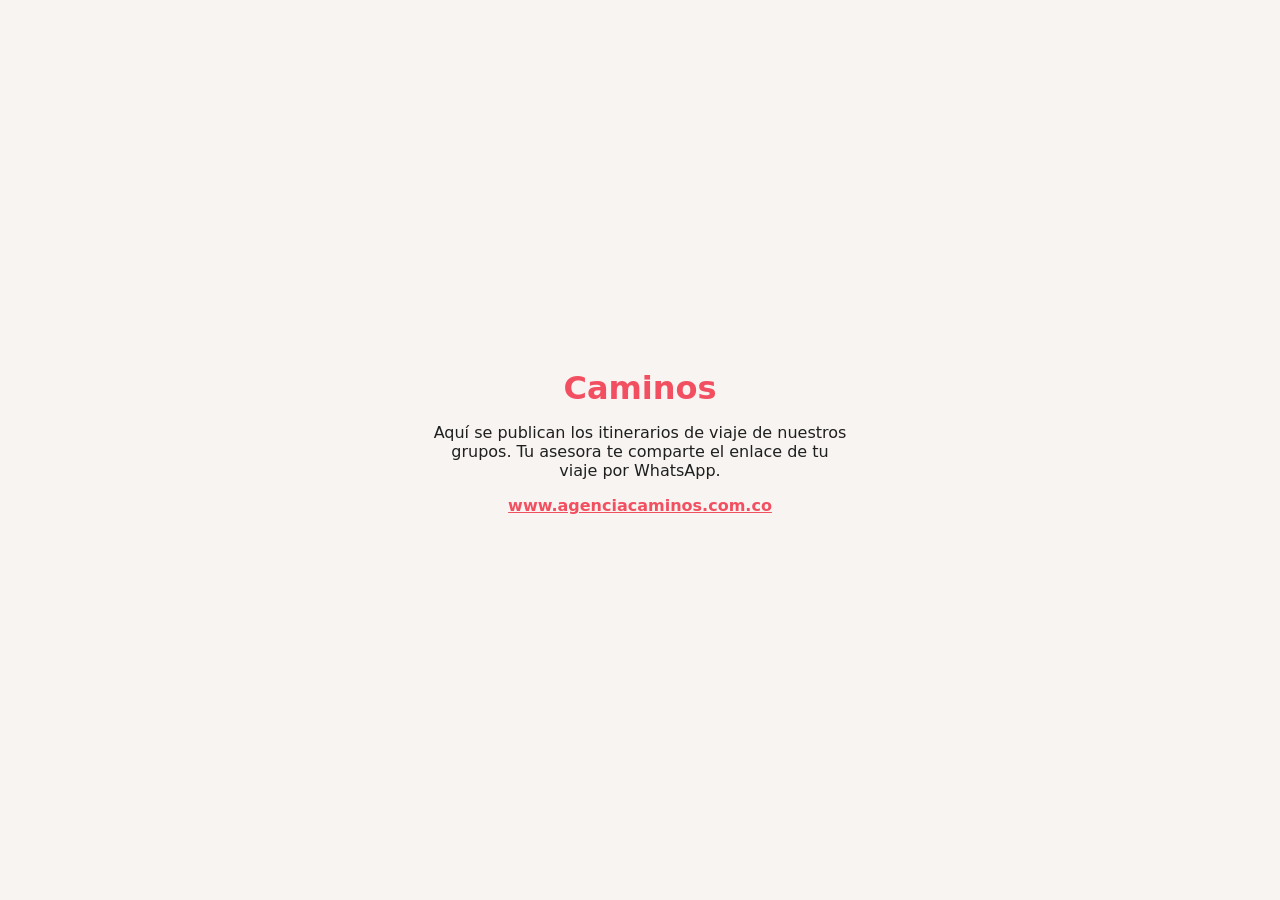
<file: demo/publicar/index.html>
<!DOCTYPE html>
<html lang="es"><head><meta charset="utf-8"><meta name="viewport" content="width=device-width, initial-scale=1">
<meta name="theme-color" content="#F25061"><title>Itinerarios · Caminos</title>
<style>body{margin:0;font-family:system-ui,-apple-system,Segoe UI,Roboto,sans-serif;background:#F7F4F1;color:#1F1F1F;display:grid;place-items:center;min-height:100vh;padding:16px;box-sizing:border-box;text-align:center}
main{max-width:420px}h1{color:#F25061;margin:0 0 8px}a{color:#F25061;font-weight:600}</style></head>
<body><main><h1>Caminos</h1><p>Aquí se publican los itinerarios de viaje de nuestros grupos. Tu asesora te comparte el enlace de tu viaje por WhatsApp.</p>
<p><a href="https://www.agenciacaminos.com.co">www.agenciacaminos.com.co</a></p></main></body></html>
</file>
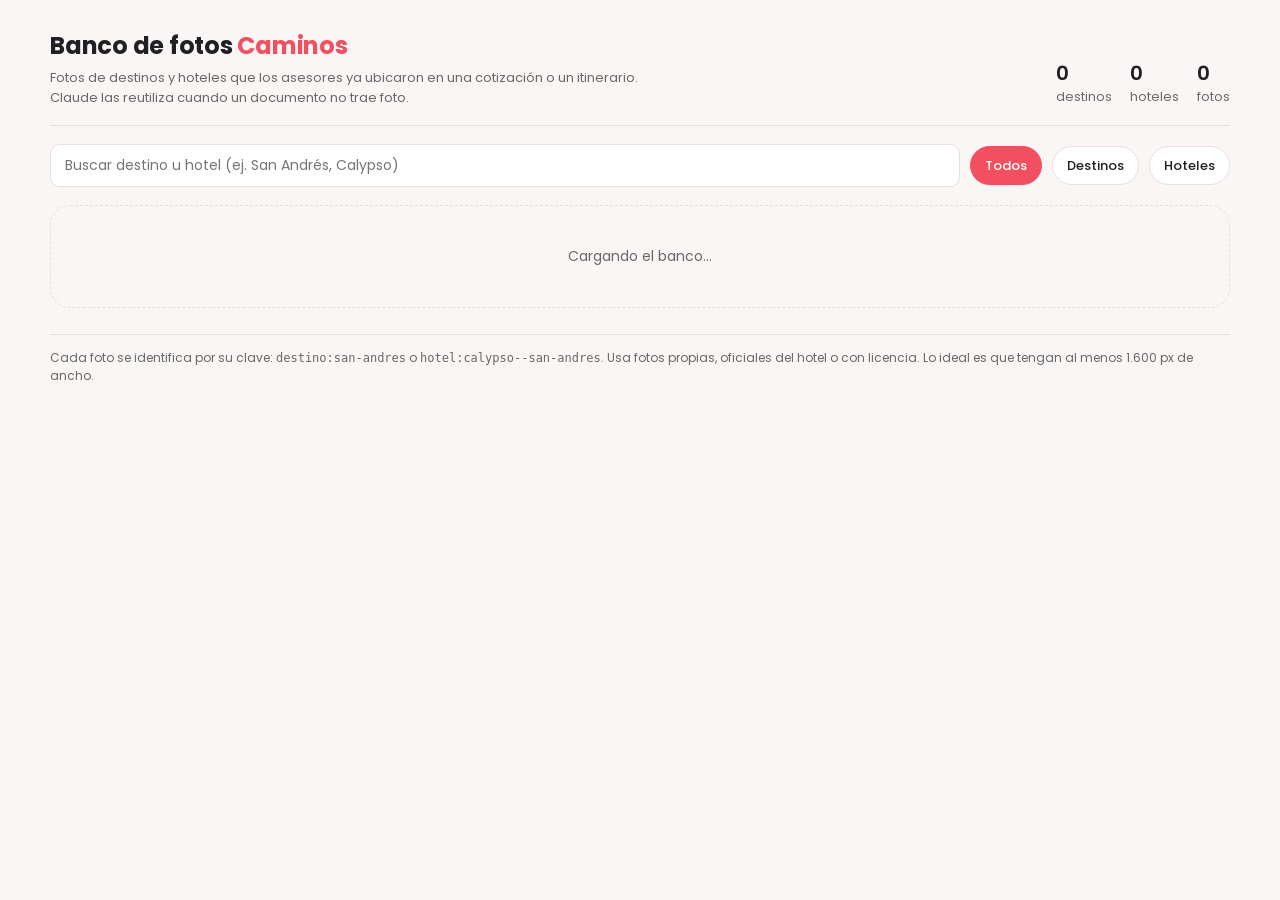
<file: original/banco-de-fotos/index.html>
<!doctype html><html><head><meta charset=utf8><meta name=viewport content="width=device-width,initial-scale=1,viewport-fit=cover"><style>:root{color-scheme:light;box-sizing:border-box;padding-top:env(safe-area-inset-top,0px);padding-bottom:env(safe-area-inset-bottom,0px)}html{scroll-padding-top:env(safe-area-inset-top,0px)}body{margin:0;padding:0;font:14px -apple-system,BlinkMacSystemFont,sans-serif;background:#faf9f5;color:#141413}img{max-width:100%}[hidden]:not([hidden=until-found i]){display:none!important}</style></head><body>
<title>Banco de fotos Caminos</title>
<link rel="preconnect" href="https://fonts.googleapis.com">
<link rel="preconnect" href="https://fonts.gstatic.com" crossorigin>
<link rel="stylesheet" href="https://fonts.googleapis.com/css2?family=Poppins:wght@400;500;600;700&display=swap">
<style>
:root{--bg:#FAF6F5;--surface:#FFFFFF;--ink:#1F2024;--muted:#6D6668;--line:#E9E0DE;--coral:#F25061;--coral-ink:#D93A4B;--coral-soft:#FDE9EB;--hueso:#F8F5F2;--r:10px;
  font-family:'Poppins',system-ui,-apple-system,'Segoe UI',sans-serif}
@media (prefers-color-scheme: dark){:root:not([data-theme="light"]){color-scheme:dark;--bg:#15161A;--surface:#1F2024;--ink:#F3EFEE;--muted:#A9A2A3;--line:#35363C;--coral:#F46273;--coral-ink:#F68A96;--coral-soft:#3A2227;--hueso:#26272C}}
:root[data-theme="dark"]{color-scheme:dark;--bg:#15161A;--surface:#1F2024;--ink:#F3EFEE;--muted:#A9A2A3;--line:#35363C;--coral:#F46273;--coral-ink:#F68A96;--coral-soft:#3A2227;--hueso:#26272C}
*{box-sizing:border-box}
body{background:var(--bg);color:var(--ink);font-family:'Poppins',system-ui,-apple-system,'Segoe UI',sans-serif;font-size:14px;line-height:1.5;padding-inline:16px;padding-block:0 48px}
.wrap{max-width:1180px;margin:0 auto}
header{display:flex;justify-content:space-between;align-items:flex-end;gap:16px;flex-wrap:wrap;padding-block:28px 18px;border-bottom:1px solid var(--line)}
h1{margin:0;font-size:24px;font-weight:700;letter-spacing:-.01em}
h1 span{color:var(--coral)}
.sub{margin:4px 0 0;color:var(--muted);font-size:13px;max-width:620px}
.stats{display:flex;gap:18px;font-size:12.5px;color:var(--muted)}
.stats b{display:block;font-size:20px;color:var(--ink);font-weight:600;font-variant-numeric:tabular-nums}
.bar{display:flex;gap:10px;flex-wrap:wrap;align-items:center;padding-block:18px}
.bar input[type=search]{flex:1 1 260px;font:inherit;font-size:14px;padding:10px 14px;border:1px solid var(--line);border-radius:var(--r);background:var(--surface);color:var(--ink)}
.chip{font:inherit;font-size:13px;font-weight:500;padding:9px 14px;border-radius:999px;border:1px solid var(--line);background:var(--surface);color:var(--ink);cursor:pointer}
.chip[aria-pressed="true"]{background:var(--coral);border-color:var(--coral);color:#fff}
.btn{font:inherit;font-size:13.5px;font-weight:600;padding:10px 16px;border-radius:var(--r);border:1px solid var(--coral);background:var(--coral);color:#fff;cursor:pointer}
.btn.ghost{background:transparent;color:var(--coral-ink)}
.btn:disabled{opacity:.5;cursor:default}
section h2{font-size:18px;font-weight:600;margin:22px 0 12px;display:flex;align-items:center;gap:10px}
section h2::before{content:"";width:18px;height:3px;border-radius:2px;background:var(--coral)}
section h2 small{font-size:12px;color:var(--muted);font-weight:400}
.grid{display:grid;grid-template-columns:repeat(auto-fill,minmax(230px,1fr));gap:18px}
.card{background:var(--surface);border:1px solid var(--line);border-radius:20px;overflow:hidden}
.ph{aspect-ratio:4/3;background:var(--hueso) center/cover no-repeat;max-width:100%}
.meta{padding:12px 14px 14px;display:flex;flex-direction:column;gap:2px}
.meta b{font-weight:600;font-size:15px}
.meta span{font-size:12px;color:var(--muted)}
.warn{color:var(--coral-ink)!important}
.row{display:flex;justify-content:space-between;align-items:center;margin-top:8px;gap:8px}
.x{font:inherit;font-size:12px;border:0;background:none;color:var(--muted);cursor:pointer;padding:4px 6px;border-radius:6px}
.x:hover{color:var(--coral-ink);background:var(--coral-soft)}
.empty{padding:40px;text-align:center;color:var(--muted);border:1px dashed var(--line);border-radius:20px}
.panel{background:var(--surface);border:1px solid var(--line);border-radius:20px;padding:18px;margin-top:6px;display:flex;flex-wrap:wrap;gap:12px;align-items:flex-end}
.panel label{display:flex;flex-direction:column;gap:4px;font-size:12px;color:var(--muted);flex:1 1 180px}
.panel input,.panel select{font:inherit;font-size:14px;padding:9px 11px;border:1px solid var(--line);border-radius:8px;background:var(--bg);color:var(--ink)}
.msg{font-size:12.5px;min-height:18px;color:var(--muted);margin-top:6px}
.msg.err{color:var(--coral-ink)}
.note{font-size:12px;color:var(--muted);margin-top:26px;border-top:1px solid var(--line);padding-top:14px}
button:focus-visible,input:focus-visible,select:focus-visible{outline:3px solid rgba(242,80,97,.35);outline-offset:1px}
</style>

<div class="wrap">
  <header>
    <div>
      <h1>Banco de fotos <span>Caminos</span></h1>
      <p class="sub">Fotos de destinos y hoteles que los asesores ya ubicaron en una cotización o un itinerario. Claude las reutiliza cuando un documento no trae foto.</p>
    </div>
    <div class="stats"><div><b id="nDest">0</b>destinos</div><div><b id="nHot">0</b>hoteles</div><div><b id="nFot">0</b>fotos</div></div>
  </header>

  <div class="bar">
    <input type="search" id="q" placeholder="Buscar destino u hotel (ej. San Andrés, Calypso)" aria-label="Buscar">
    <button class="chip" data-f="todos" aria-pressed="true">Todos</button>
    <button class="chip" data-f="destino" aria-pressed="false">Destinos</button>
    <button class="chip" data-f="hotel" aria-pressed="false">Hoteles</button>
    <button class="btn ghost" id="abrir" hidden>Agregar foto</button>
  </div>

  <div class="panel" id="panel" hidden>
    <label>Tipo<select id="fTipo"><option value="destino">Destino</option><option value="hotel">Hotel</option></select></label>
    <label>Nombre<input id="fNombre" placeholder="San Andrés · o nombre del hotel"></label>
    <label>Ciudad (hoteles)<input id="fCiudad" placeholder="San Andrés"></label>
    <label>Foto (JPG o PNG)<input type="file" id="fArchivo" accept="image/jpeg,image/png,image/webp"></label>
    <button class="btn" id="subir">Guardar</button>
    <div class="msg" id="msg" role="status" aria-live="polite" style="flex-basis:100%"></div>
  </div>

  <div id="lista"><div class="empty">Cargando el banco…</div></div>

  <p class="note">Cada foto se identifica por su clave: <code>destino:san-andres</code> o <code>hotel:calypso--san-andres</code>. Usa fotos propias, oficiales del hotel o con licencia. Lo ideal es que tengan al menos 1.600 px de ancho.</p>
</div>

<script>
(function(){
var docs=[], filtro='todos', q='', db=null, assets=null, user=null;
var $=function(id){return document.getElementById(id)};
function slug(s){return String(s||'').normalize('NFD').replace(/[̀-ͯ]/g,'').toLowerCase().replace(/[^a-z0-9]+/g,'-').replace(/^-|-$/g,'')}
function clave(t,n,c){return t==='hotel'?('hotel:'+slug(n).replace(/^(hotel|hostal|hosteria|hostel)-/,'')+(c?'--'+slug(c):'')):('destino:'+slug(n))}
function docId(k){return k.replace(':','__')}
function esc(s){return String(s==null?'':s).replace(/[&<>"]/g,function(c){return{'&':'&amp;','<':'&lt;','>':'&gt;','"':'&quot;'}[c]})}

function render(){
  var vis=docs.filter(function(d){var x=d.data();if(filtro!=='todos'&&x.tipo!==filtro)return false;
    if(!q)return true;var t=slug((x.nombre||'')+' '+(x.ciudad||''));return t.indexOf(slug(q))>=0});
  var dest=docs.filter(function(d){return d.data().tipo==='destino'}).length, hot=docs.length-dest;
  $('nDest').textContent=dest;$('nHot').textContent=hot;$('nFot').textContent=docs.length;
  if(!docs.length){$('lista').innerHTML='<div class="empty">El banco está vacío. Las fotos aparecen aquí cuando un asesor ubica una foto en un documento.</div>';return}
  if(!vis.length){$('lista').innerHTML='<div class="empty">No hay fotos que coincidan con la búsqueda.</div>';return}
  var grupos={destino:[],hotel:[]};vis.forEach(function(d){(grupos[d.data().tipo]||grupos.destino).push(d)});
  var h='';
  [['destino','Destinos'],['hotel','Hoteles']].forEach(function(g){
    var L=grupos[g[0]];if(!L.length)return;
    L.sort(function(a,b){return (a.data().nombre||'').localeCompare(b.data().nombre||'','es')});
    h+='<section><h2>'+g[1]+' <small>'+L.length+'</small></h2><div class="grid">';
    L.forEach(function(d){var x=d.data();
      var chica=x.ancho&&x.ancho<1200;
      h+='<div class="card"><div class="ph" style="background-image:url(\'/_blob/'+esc(x.asset)+'\')" role="img" aria-label="'+esc(x.nombre)+'"></div><div class="meta"><b>'+esc(x.nombre)+'</b>'+
        '<span>'+(x.tipo==='hotel'&&x.ciudad?esc(x.ciudad)+' · ':'')+esc(x.clave)+'</span>'+
        '<span class="'+(chica?'warn':'')+'">'+(x.ancho?x.ancho+' × '+x.alto+' px'+(chica?' · pequeña para portada':''):'')+'</span>'+
        '<span>'+(x.fecha?'Agregada el '+esc(x.fecha):'')+(x.documento?' · '+esc(x.documento):'')+'</span>'+
        (assets?'<div class="row"><span></span><button class="x" data-del="'+esc(d.id)+'">Quitar</button></div>':'')+
        '</div></div>'});
    h+='</div></section>'});
  $('lista').innerHTML=h;
}

document.querySelectorAll('.chip').forEach(function(b){b.onclick=function(){filtro=b.dataset.f;document.querySelectorAll('.chip').forEach(function(x){x.setAttribute('aria-pressed',x===b?'true':'false')});render()}});
$('q').addEventListener('input',function(e){q=e.target.value;render()});
$('abrir').onclick=function(){$('panel').hidden=!$('panel').hidden};

var armado=null;
$('lista').addEventListener('click',function(e){var b=e.target.closest('[data-del]');if(!b)return;
  if(armado!==b){if(armado)armado.textContent='Quitar';armado=b;b.textContent='¿Quitar? Toca otra vez';setTimeout(function(){if(armado===b){b.textContent='Quitar';armado=null}},3500);return}
  armado=null;var d=docs.filter(function(x){return x.id===b.dataset.del})[0];if(!d)return;
  b.disabled=true;b.textContent='Quitando…';
  db.doc('fotos/'+d.id).delete().then(function(){return assets.delete(d.data().asset)}).catch(function(){b.disabled=false;b.textContent='No se pudo quitar'})});

$('subir').onclick=function(){
  var f=$('fArchivo').files[0],t=$('fTipo').value,n=$('fNombre').value.trim(),c=$('fCiudad').value.trim(),m=$('msg');
  m.className='msg';
  if(!n){m.className='msg err';m.textContent='Escribe el nombre del destino o del hotel.';return}
  if(!f){m.className='msg err';m.textContent='Elige una foto.';return}
  var k=clave(t,n,c),btn=$('subir');btn.disabled=true;m.textContent='Guardando…';
  var img=new Image(),url=URL.createObjectURL(f);
  img.onload=function(){
    assets.upload(f,{type:f.type||'image/jpeg'}).then(function(r){
      var hoy=new Date();var fecha=hoy.getFullYear()+'-'+String(hoy.getMonth()+1).padStart(2,'0')+'-'+String(hoy.getDate()).padStart(2,'0');
      return db.doc('fotos/'+docId(k)).set({clave:k,tipo:t,nombre:n,ciudad:c,asset:r.id,ancho:img.naturalWidth,alto:img.naturalHeight,fecha:fecha,documento:'Cargada desde el banco'});
    }).then(function(){m.textContent='Guardada como '+k+'.';$('fArchivo').value='';$('fNombre').value='';$('fCiudad').value=''})
    .catch(function(e){m.className='msg err';m.textContent=(e&&e.code==='too_large')?'La foto pesa más de 20 MB.':'No se pudo guardar la foto.'})
    .then(function(){btn.disabled=false;URL.revokeObjectURL(url)});
  };
  img.onerror=function(){m.className='msg err';m.textContent='No se pudo leer la imagen. Usa JPG o PNG.';btn.disabled=false};
  img.src=url;
};

(async function(){
  db=await claude.use('db');
  if(!db){$('lista').innerHTML='<div class="empty">El banco no está disponible en esta vista.</div>';return}
  assets=await claude.use('assets');
  if(assets)$('abrir').hidden=false;
  db.collection('fotos').onSnapshot(function(s){docs=s.docs.filter(function(d){return d.exists});render()},
    function(){$('lista').innerHTML='<div class="empty">No se pudo leer el banco. Recarga la página.</div>'});
})();
})();
</script>

</body></html>
</file>
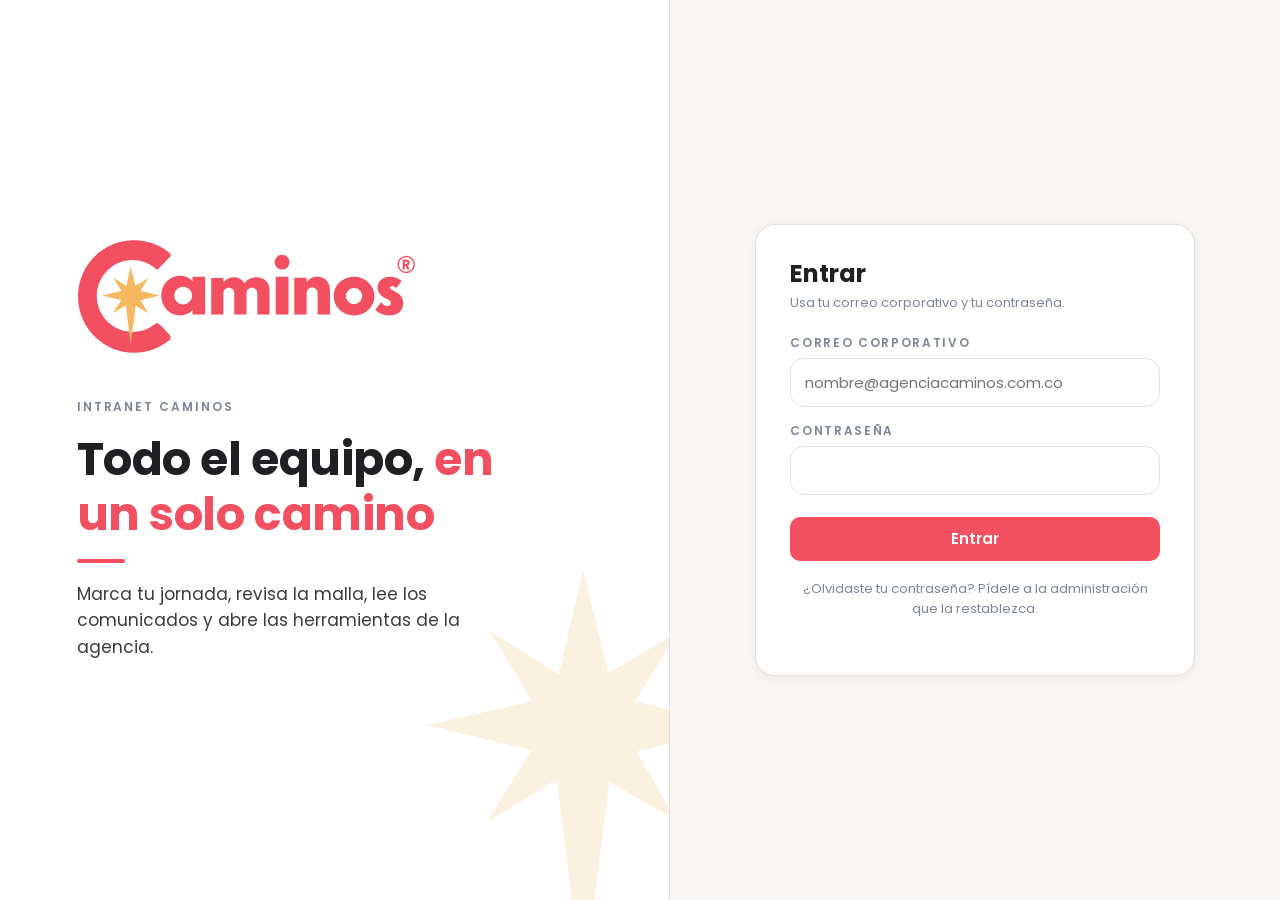
<file: intranet/pruebas/demo.html>
<!doctype html>
<html lang="es">
<head>
<meta charset="utf-8">
<base href="../">
<meta name="viewport" content="width=device-width, initial-scale=1, viewport-fit=cover">
<title>Intranet Caminos · Demo</title>
<meta name="theme-color" content="#F25061">
<link rel="icon" type="image/png" href="assets/icono-caminos.png">
<link rel="preconnect" href="https://fonts.googleapis.com">
<link rel="preconnect" href="https://fonts.gstatic.com" crossorigin>
<link rel="stylesheet" href="https://fonts.googleapis.com/css2?family=Poppins:wght@400;500;600;700&display=swap">
<link rel="stylesheet" href="assets/estilos.css">
<link rel="stylesheet" href="assets/app.css">
</head>
<body>
<!-- Igual que index.html, pero con Supabase simulado en memoria (sin proyecto real).
     Cuentas: laura@ (gerencia y admin, primer ingreso), andrea@ (directora), camilo@, valentina@, julian@ (revisa incapacidades), sofia@
     — todas @caminos.simulado con la contraseña clave1234. ?sedes=2 simula una segunda sede. -->
<div id="app"><div class="cargando">Cargando la intranet…</div></div>
<script src="pruebas/supabase-simulado.js"></script>
<script>window.INTRANET_CONFIG = { supabaseUrl: 'https://simulado.supabase.co', supabaseKey: 'sb_publishable_simulado' };</script>
<script src="assets/app.js"></script>
</body>
</html>
</file>
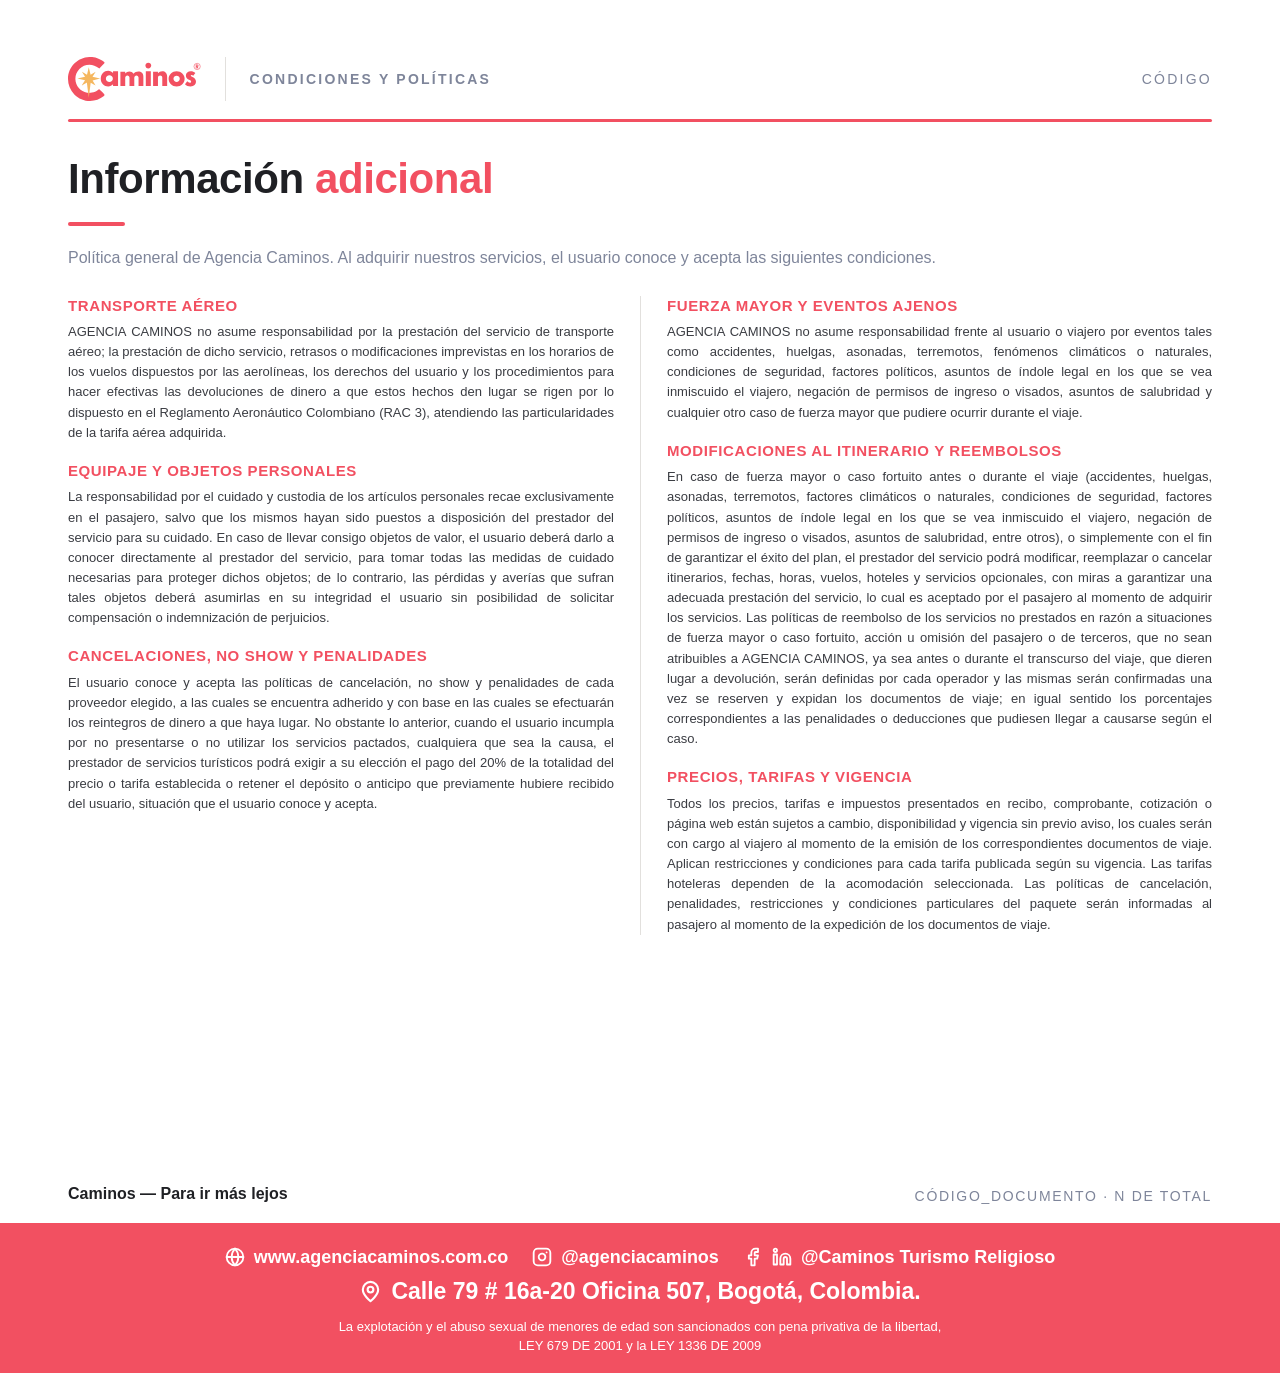
<file: original/caminos-documentos-2.5.3/skills/caminos-itinerario/template/itinerario.html>
<!DOCTYPE html>
<html>
<head>
<meta charset="utf-8">
<style>
  /* Lienzo real del motor de render: 1061 x 1373 px por página Letter.
     NO agregar la regla @page — rompe el ancho completo. */
  * { box-sizing: border-box; }
  body { margin:0; font-family:'Poppins',sans-serif; color:#3A3C42; background:#FFFFFF; }
  .page { width:100%; height:1373px; position:relative; overflow:hidden; background:#FFFFFF; }

  /* Franja de contacto — pie de todas las páginas */
  .banda { position:absolute; left:0; right:0; bottom:0; height:150px; background:#F25061;
           padding:24px 60px 20px; text-align:center; color:#FFFFFF; }
  .banda-r1 { display:flex; align-items:center; justify-content:center; margin-bottom:11px; }
  .bi { display:flex; align-items:center; font:700 18px/1 'Poppins',sans-serif; color:#FFFFFF;
        margin:0 12px; white-space:nowrap; }
  .banda-r2 { display:flex; align-items:center; justify-content:center;
              font:700 23px/1.2 'Poppins',sans-serif; margin-bottom:11px; }
  .banda-r3 { font:400 13px/1.5 'Poppins',sans-serif; }

  .footer { position:absolute; bottom:168px; left:68px; right:68px;
            display:flex; align-items:flex-end; justify-content:space-between; }
  .footer-brand { font:600 16px/1.3 'Poppins',sans-serif; color:#1F2024; }
  .footer-code { font:400 14px/1.3 'Poppins',sans-serif; letter-spacing:0.12em;
                 text-transform:uppercase; color:#7E859A; }

  .hdr { display:flex; align-items:center; padding-bottom:18px; }
  .hdr img { height:44px; margin-right:24px; }
  .hdr-sep { width:1px; align-self:stretch; background:#E2E0DD; margin-right:24px; }
  .eyebrow { font:600 14px/1.3 'Poppins',sans-serif; letter-spacing:0.16em;
             text-transform:uppercase; color:#7E859A; }
  .rule { height:3px; background:#F25061; border-radius:2px; }
  .dash { display:block; width:57px; height:4px; background:#F25061; border-radius:2px; }
  h2.sec { margin:32px 0 0; font:700 42px/1.18 'Poppins',sans-serif; letter-spacing:-0.01em; color:#1F2024; }
  h3.sub { margin:24px 0 0; font:700 31px/1.18 'Poppins',sans-serif; letter-spacing:-0.01em; color:#1F2024; }
  .meta-label { display:block; font:600 14px/1.3 'Poppins',sans-serif; letter-spacing:0.16em;
                text-transform:uppercase; color:#7E859A; margin-bottom:6px; }
  .meta-value { font:600 18px/1.35 'Poppins',sans-serif; color:#1F2024; }
  table { width:100%; border-collapse:collapse; table-layout:fixed; }
  th { text-align:left; padding:14px 21px; font:600 14px/1.3 'Poppins',sans-serif;
       letter-spacing:0.16em; text-transform:uppercase; color:#7E859A; background:#EDEFF3; }
  td { padding:18px 21px; font:400 17px/1.45 'Poppins',sans-serif; color:#3A3C42;
       border-bottom:1px solid #E2E0DD; }
  .nota { background:#FDE9EB; border-radius:26px; padding:22px 31px; margin-top:22px; }
  .nota span { display:block; font:400 17px/1.55 'Poppins',sans-serif; color:#1F2024; }

  /* Página de políticas — dos columnas, letra pequeña */
  .pol-cols { display:flex; margin-top:26px; }
  .pol-col { width:50%; }
  .pol-col.izq { padding-right:26px; }
  .pol-col.der { padding-left:26px; border-left:1px solid #E2E0DD; }
  .pol-h { font:700 15px/1.3 'Poppins',sans-serif; color:#F25061; letter-spacing:0.04em;
           text-transform:uppercase; margin:0 0 7px; }
  .pol-p { font:400 13px/1.55 'Poppins',sans-serif; color:#3A3C42; margin:0 0 18px;
           text-align:justify; }
  .pol-p:last-child { margin-bottom:0; }

  /* ---- Tarjetas de confirmación de servicios ---- */
  .conf-tira { display:flex; flex-wrap:wrap; background:#F25061; border-radius:26px;
               padding:18px 28px; margin-top:20px; }
  .conf-tira .c { width:33.33%; }
  .conf-tira .l { display:block; font:600 13px/1.3 'Poppins',sans-serif; letter-spacing:0.16em;
                  text-transform:uppercase; color:rgba(255,255,255,.82); margin-bottom:4px; }
  .conf-tira .v { font:700 18px/1.3 'Poppins',sans-serif; color:#FFFFFF; }

  .conf-card { margin-top:16px; border:1px solid #E2E0DD; border-radius:26px; overflow:hidden; }
  .conf-head { display:flex; align-items:center; background:#F8F5F2;
               padding:12px 24px; border-bottom:1px solid #E2E0DD; }
  .conf-pill { display:inline-flex; align-items:center; background:#F25061; color:#FFFFFF;
               border-radius:999px; padding:6px 15px; margin-right:14px;
               font:700 12px/1 'Poppins',sans-serif; letter-spacing:0.14em; text-transform:uppercase; }
  .conf-prov { font:600 16px/1.3 'Poppins',sans-serif; color:#1F2024; }
  .conf-cod { margin-left:auto; font:600 14px/1.3 'Poppins',sans-serif; color:#7E859A; }
  .conf-cod b { font:700 14px/1.3 'Poppins',sans-serif; letter-spacing:0.04em; color:#F25061; }

  /* tabla compacta: una línea por vuelo, hotel o traslado */
  table.tc { width:100%; border-collapse:collapse; table-layout:fixed; }
  table.tc th { text-align:left; padding:9px 24px; background:#FFFFFF;
                font:600 11px/1.3 'Poppins',sans-serif; letter-spacing:0.15em;
                text-transform:uppercase; color:#7E859A; border-bottom:1px solid #F0EEEB; }
  table.tc td { padding:10px 24px; font:400 15px/1.35 'Poppins',sans-serif; color:#3A3C42;
                border-bottom:1px solid #F0EEEB; white-space:nowrap; overflow:hidden;
                text-overflow:ellipsis; }
  table.tc tr:last-child td { border-bottom:none; }
  table.tc td.fuerte { font:600 15px/1.35 'Poppins',sans-serif; color:#1F2024; }
  table.tc td.codigo { font:700 15px/1.35 'Poppins',sans-serif; letter-spacing:0.03em; color:#F25061; }
  table.tc td.ruta  { font:600 15px/1.35 'Poppins',sans-serif; color:#F25061; }


  /* ---- Bloques de día ---- */
  .dia { margin-bottom:18px; }
  .dia-head { display:flex; align-items:center; margin-bottom:9px; }
  .dia-pill { display:inline-flex; align-items:center; background:#F25061; color:#FFFFFF;
              border-radius:999px; padding:7px 16px; margin-right:14px;
              font:700 13px/1 'Poppins',sans-serif; letter-spacing:0.14em; text-transform:uppercase; }
  .dia-fecha { font:600 14px/1 'Poppins',sans-serif; letter-spacing:0.14em;
               text-transform:uppercase; color:#7E859A; }
  .dia-titulo { margin:0 0 8px; font:700 23px/1.25 'Poppins',sans-serif;
                letter-spacing:-0.01em; color:#1F2024; }
  .dia-texto { margin:0; font:400 15px/1.6 'Poppins',sans-serif; color:#3A3C42; text-align:justify; }
  .dia-tags { margin-top:10px; display:flex; flex-wrap:wrap; }
  .tag { display:inline-flex; align-items:center; background:#FDE9EB; color:#1F2024;
         border-radius:999px; padding:6px 15px; margin:0 9px 6px 0;
         font:600 13px/1 'Poppins',sans-serif; }
  .tag-hotel { background:#F8F5F2; border:1px solid #E2E0DD; color:#3A3C42; }

  /* ---- Listas de dos columnas ---- */
  .lista2 { display:flex; flex-wrap:wrap; margin-top:18px; }
  .li2 { width:50%; padding-right:31px; margin-bottom:11px; display:flex; align-items:flex-start; }
  .li2 .bolita { width:28px; height:28px; flex:0 0 auto; border-radius:999px; background:#F25061;
                 display:flex; align-items:center; justify-content:center; margin-right:14px; }
  .li2 .punto { width:8px; height:8px; flex:0 0 auto; border-radius:999px; background:#E2E0DD;
                margin-top:8px; margin-right:14px; }
  .li2 span.txt { font:400 15px/1.5 'Poppins',sans-serif; color:#1F2024; }
  .grupo-h { font:700 15px/1.3 'Poppins',sans-serif; color:#F25061; letter-spacing:0.05em;
             text-transform:uppercase; margin:16px 0 4px; width:100%; }

  /* ---- Recomendaciones: cada tema es un bloque compacto, dos por fila ---- */
  .rec-grid { display:flex; flex-wrap:wrap; margin-top:18px; }
  .rec-grupo { width:50%; padding-right:34px; margin-bottom:20px; }
  .rec-h { font:700 13px/1.3 'Poppins',sans-serif; color:#F25061; letter-spacing:0.12em;
           text-transform:uppercase; margin:0 0 9px; padding-bottom:7px;
           border-bottom:1px solid #F0EEEB; }
  .rec-item { display:flex; align-items:flex-start; margin-bottom:6px; }
  .rec-item .punto { width:5px; height:5px; flex:0 0 auto; border-radius:999px;
                     background:#F25061; margin-top:8px; margin-right:11px; }
  .rec-item span.t { font:400 14px/1.45 'Poppins',sans-serif; color:#3A3C42; }

  /* ---- Contenedor de contenido dentro de una página ---- */
  .cont { padding:0 68px; }
  .cont-top { padding-top:34px; }
  h2.blq { margin:0; font:700 34px/1.18 'Poppins',sans-serif;
           letter-spacing:-0.01em; color:#1F2024; }
  .blq-sep { margin-top:26px; }
</style>
</head>
<body>

<!-- ###############################################################
     ITINERARIO DE VIAJE — CAMINOS
     Plantilla por BLOQUES. Tú armas las páginas empaquetando bloques
     hasta llenar cada hoja. NO hay una página fija por sección.
     Lee "Cómo armar las páginas" en el SKILL.md antes de empezar.
     ############################################################### -->


<!-- ========================= ARMAZÓN DE PÁGINA =========================

PÁGINA 1 (lleva el hero, no lleva encabezado). Alto útil: 1170 px en total, hero incluido.
<section class="page">
  BLOQUE_HERO
  <div class="cont cont-top">
    ...bloques que quepan...
  </div>
  PIE_Y_FRANJA
</section>

PÁGINAS SIGUIENTES (llevan encabezado, no hero). Alto útil: 985 px de bloques.
<section class="page" style="padding-top:57px;">
  <div class="cont">
    <div class="hdr">
      <img src="../assets/logos/caminos-logo-coral.svg" alt="Caminos">
      <span class="hdr-sep"></span>
      <span class="eyebrow">ETIQUETA</span>
      <span class="eyebrow" style="margin-left:auto;font-weight:400;">CÓDIGO</span>
    </div>
    <div class="rule"></div>
    <div style="margin-top:28px;">
      ...bloques que quepan...
    </div>
  </div>
  PIE_Y_FRANJA
</section>

ETIQUETA = el bloque principal de esa página ("Itinerario día a día",
"Vuelos", "Qué incluye tu viaje", "Alojamiento", "Antes de viajar").
Si la página mezcla bloques, usa el del primero.

Al primer bloque de un contenedor quítale la clase .blq-sep (su margen
superior sobra cuando va pegado al encabezado o al hero).
====================================================================== -->

<!-- PIE_Y_FRANJA · idéntico en todas las páginas, solo cambia el número:
  <div class="footer"><span class="footer-brand">Caminos — Para ir más lejos</span><span class="footer-code">CÓDIGO_DOCUMENTO · N de TOTAL</span></div>
  <div class="banda">
    <div class="banda-r1">
      <span class="bi"><svg viewBox="0 0 24 24" width="20" height="20" fill="none" stroke="#FFFFFF" stroke-width="2.2" stroke-linecap="round" stroke-linejoin="round" style="margin-right:9px;flex:0 0 auto"><circle cx="12" cy="12" r="10"/><path d="M12 2a14.5 14.5 0 0 0 0 20 14.5 14.5 0 0 0 0-20"/><path d="M2 12h20"/></svg>www.agenciacaminos.com.co</span>
      <span class="bi"><svg viewBox="0 0 24 24" width="20" height="20" fill="none" stroke="#FFFFFF" stroke-width="2.2" stroke-linecap="round" stroke-linejoin="round" style="margin-right:9px;flex:0 0 auto"><rect width="20" height="20" x="2" y="2" rx="5" ry="5"/><path d="M16 11.37A4 4 0 1 1 12.63 8 4 4 0 0 1 16 11.37z"/><line x1="17.5" x2="17.51" y1="6.5" y2="6.5"/></svg>@agenciacaminos</span>
      <span class="bi"><svg viewBox="0 0 24 24" width="20" height="20" fill="none" stroke="#FFFFFF" stroke-width="2.2" stroke-linecap="round" stroke-linejoin="round" style="margin-right:9px;flex:0 0 auto"><path d="M18 2h-3a5 5 0 0 0-5 5v3H7v4h3v8h4v-8h3l1-4h-4V7a1 1 0 0 1 1-1h3z"/></svg><svg viewBox="0 0 24 24" width="20" height="20" fill="none" stroke="#FFFFFF" stroke-width="2.2" stroke-linecap="round" stroke-linejoin="round" style="margin-right:9px;flex:0 0 auto"><path d="M16 8a6 6 0 0 1 6 6v7h-4v-7a2 2 0 0 0-2-2 2 2 0 0 0-2 2v7h-4v-7a6 6 0 0 1 6-6z"/><rect width="4" height="12" x="2" y="9"/><circle cx="4" cy="4" r="2"/></svg>@Caminos Turismo Religioso</span>
    </div>
    <div class="banda-r2"><svg viewBox="0 0 24 24" width="23" height="23" fill="none" stroke="#FFFFFF" stroke-width="2.2" stroke-linecap="round" stroke-linejoin="round" style="margin-right:9px;flex:0 0 auto"><path d="M20 10c0 6-8 12-8 12s-8-6-8-12a8 8 0 0 1 16 0"/><circle cx="12" cy="10" r="3"/></svg>Calle 79 # 16a-20 Oficina 507, Bogotá, Colombia.</div>
    <div class="banda-r3">La explotación y el abuso sexual de menores de edad son sancionados con pena privativa de la libertad,<br>LEY 679 DE 2001 y la LEY 1336 DE 2009</div>
  </div>
-->


<!-- ========================= BLOQUE_HERO · 400 px · obligatorio, siempre primero
<div style="position:relative;height:400px;overflow:hidden;background:#F25061;">
  <img src="../assets/brand/estrella-crema.svg" style="position:absolute;right:-117px;top:-104px;height:416px;opacity:.10;">
  <div style="position:absolute;top:42px;left:68px;right:68px;display:flex;align-items:center;justify-content:space-between;">
    <img src="../assets/logos/caminos-logo-white.svg" alt="Caminos" style="height:46px;">
    <span style="display:inline-flex;align-items:center;background:rgba(255,255,255,.92);border-radius:999px;padding:11px 23px;font:600 14px/1 'Poppins',sans-serif;letter-spacing:0.16em;text-transform:uppercase;color:#1F2024;">Itinerario de viaje</span>
  </div>
  <div style="position:absolute;left:68px;right:68px;bottom:38px;">
    <span style="font:600 14px/1.3 'Poppins',sans-serif;letter-spacing:0.16em;text-transform:uppercase;color:#FFFFFF;">SUBTÍTULO</span>
    <h1 style="margin:16px 0 0;font:700 44px/1.06 'Poppins',sans-serif;letter-spacing:-0.02em;color:#FFFFFF;">TÍTULO DEL VIAJE</h1>
    <span style="display:inline-flex;align-items:center;margin-top:18px;background:rgba(255,255,255,.18);border-radius:999px;padding:10px 22px;font:700 17px/1 'Poppins',sans-serif;color:#FFFFFF;">RANGO DE FECHAS</span>
  </div>
</div>
========================= -->

<!-- ========================= BLOQUE_DATOS · 150 px (2 filas) · obligatorio
Quita el <div> de cualquier campo que no tengas; los demás se reacomodan.
<div style="display:flex;flex-wrap:wrap;padding-bottom:22px;border-bottom:1px solid #E2E0DD;">
  <div style="width:50%;margin-bottom:18px;padding-right:20px;"><span class="meta-label">Grupo</span><span class="meta-value">VALOR</span></div>
  <div style="width:50%;margin-bottom:18px;"><span class="meta-label">Acompañamiento espiritual</span><span class="meta-value">VALOR</span></div>
  <div style="width:50%;padding-right:20px;"><span class="meta-label">Pasajero</span><span class="meta-value">VALOR</span></div>
  <div style="width:50%;"><span class="meta-label">Acomodación</span><span class="meta-value">VALOR</span></div>
</div>
========================= -->

<!-- ========================= BLOQUE_BIENVENIDA · 86 + (líneas × 27) px · opcional
<div class="blq-sep">
  <h2 class="blq">Te damos la <span style="color:#F25061;">bienvenida</span></h2>
  <span class="dash" style="margin-top:14px;"></span>
  <div style="margin-top:18px;font:400 17px/1.6 'Poppins',sans-serif;color:#3A3C42;">TEXTO</div>
</div>
========================= -->

<!-- ========================= BLOQUE_FRASE · 110 px · OPCIONAL, es lo primero que se sacrifica
<div class="blq-sep" style="padding:24px 30px;background:#FDE9EB;border-radius:26px;">
  <p style="margin:0;font:700 19px/1.45 'Poppins',sans-serif;color:#1F2024;">FRASE</p>
</div>
========================= -->

<!-- ========================= BLOQUE_VUELOS · 122 + (filas × 48) px · opcional
<div class="blq-sep">
  <h2 class="blq">Vuelos <span style="color:#F25061;">confirmados</span></h2>
  <span class="dash" style="margin-top:14px;"></span>
  <table style="margin-top:18px;">
    <thead><tr><th style="width:110px;">Vuelo</th><th style="width:150px;">Fecha</th><th>Origen</th><th>Destino</th><th style="width:100px;">Sale</th><th style="width:150px;">Llega</th></tr></thead>
    <tbody>
      <tr><td style="padding:13px 16px;font:600 16px/1.45 'Poppins',sans-serif;color:#F25061">AF435</td><td style="padding:13px 16px">04/09/2026</td><td style="padding:13px 16px;font:600 16px/1.45 'Poppins',sans-serif;color:#1F2024">Bogotá</td><td style="padding:13px 16px;font:600 16px/1.45 'Poppins',sans-serif;color:#1F2024">París</td><td style="padding:13px 16px">21:35</td><td style="padding:13px 16px">15:00 05/09</td></tr>
    </tbody>
  </table>
</div>
Para vuelos internos, repite el bloque cambiando el título a "Vuelos internos".
========================= -->

<!-- ========================= BLOQUE_DIA · alto según fórmula del SKILL.md · nunca se parte
El primer día de cada página va precedido del título de sección (una vez por página):
<h2 class="blq" style="margin-bottom:22px;">Itinerario <span style="color:#F25061;">día a día</span></h2>

<div class="dia">
  <div class="dia-head"><span class="dia-pill">Día 03</span><span class="dia-fecha">06 de septiembre</span></div>
  <h3 class="dia-titulo">TÍTULO DEL DÍA</h3>
  <p class="dia-texto">DESCRIPCIÓN</p>
  <div class="dia-tags"><span class="tag">Desayuno</span><span class="tag tag-hotel">Hotel Century Park</span></div>
</div>
El div .dia-tags es opcional.
========================= -->

<!-- ========================= BLOQUE_INCLUYE · 104 + (filas de ítems × 39) px · opcional
<div class="blq-sep">
  <h2 class="blq">El precio <span style="color:#F25061;">incluye</span></h2>
  <span class="dash" style="margin-top:14px;"></span>
  <div class="lista2">
    <div class="li2"><span class="bolita"><svg viewBox="0 0 24 24" width="16" height="16" fill="none" stroke="#FFFFFF" stroke-width="2" stroke-linecap="round" stroke-linejoin="round"><path d="M20 6 9 17l-5-5"/></svg></span><span class="txt">TEXTO</span></div>
  </div>
</div>
Encabezado de grupo dentro de la lista: <div class="grupo-h">En Tailandia</div>
Para "no incluye", el mismo bloque con <span class="punto"></span> en vez de .bolita.
========================= -->

<!-- ========================= BLOQUE_HOTELES · 122 + (filas × 62) px · opcional
Teléfonos como TEXTO PLANO, nunca como enlaces.
<div class="blq-sep">
  <h2 class="blq">Hoteles <span style="color:#F25061;">confirmados</span></h2>
  <span class="dash" style="margin-top:14px;"></span>
  <table style="margin-top:18px;">
    <thead><tr><th>Hotel</th><th style="width:170px;">Ciudad</th><th style="width:330px;">Dirección</th><th style="width:180px;">Teléfono</th></tr></thead>
    <tbody>
      <tr><td style="padding:13px 16px;font:600 16px/1.4 'Poppins',sans-serif;color:#1F2024">NOMBRE</td><td style="padding:13px 16px">CIUDAD</td><td style="padding:13px 16px;font-size:15px">DIRECCIÓN</td><td style="padding:13px 16px;font-size:15px">TELÉFONO</td></tr>
    </tbody>
  </table>
</div>
========================= -->

<!-- ========================= BLOQUE_RECOMENDACIONES · opcional · divisible por temas
Cada tema es un bloque compacto con su propia lista; van DOS POR FILA.
No pongas los ítems de un tema en dos columnas: eso dispersa la información.
<div class="blq-sep">
  <h2 class="blq">Recomendaciones <span style="color:#F25061;">del viaje</span></h2>
  <span class="dash" style="margin-top:14px;"></span>
  <div class="rec-grid">
    <div class="rec-grupo">
      <p class="rec-h">Documentación y salud</p>
      <div class="rec-item"><span class="punto"></span><span class="t">TEXTO</span></div>
      <div class="rec-item"><span class="punto"></span><span class="t">TEXTO</span></div>
    </div>
    <div class="rec-grupo">
      <p class="rec-h">Dinero y medios de pago</p>
      <div class="rec-item"><span class="punto"></span><span class="t">TEXTO</span></div>
    </div>
  </div>
</div>
Si los temas no caben todos, continúa en la página siguiente con el mismo
bloque sin el título, de dos en dos.
========================= -->

<!-- ========================= BLOQUE_NOTA · 40 + (líneas × 24) px · opcional
<div class="nota" style="margin-top:20px;padding:20px 28px;">
  <span style="font-size:15px;">TEXTO DE LA NOTA</span>
</div>
========================= -->


<!-- ======= PÁGINA FINAL: INFORMACIÓN ADICIONAL — siempre ocupa su propia hoja ======= -->
<!-- ========== PÁGINA — INFORMACIÓN ADICIONAL ========== -->
<section class="page" style="padding:57px 68px 0;">
  <div class="hdr">
    <img src="../assets/logos/caminos-logo-coral.svg" alt="Caminos">
    <span class="hdr-sep"></span>
    <span class="eyebrow">Condiciones y políticas</span>
    <span class="eyebrow" style="margin-left:auto;font-weight:400;">CÓDIGO</span>
  </div>
  <div class="rule"></div>

  <h2 class="sec">Información <span style="color:#F25061;">adicional</span></h2>
  <span class="dash" style="margin-top:18px;"></span>
  <p style="margin:20px 0 0;font:400 16px/1.5 'Poppins',sans-serif;color:#7E859A;">Política general de Agencia Caminos. Al adquirir nuestros servicios, el usuario conoce y acepta las siguientes condiciones.</p>

  <div class="pol-cols">
    <div class="pol-col izq">
        <p class="pol-h">Transporte aéreo</p>
        <p class="pol-p">AGENCIA CAMINOS no asume responsabilidad por la prestación del servicio de transporte aéreo; la prestación de dicho servicio, retrasos o modificaciones imprevistas en los horarios de los vuelos dispuestos por las aerolíneas, los derechos del usuario y los procedimientos para hacer efectivas las devoluciones de dinero a que estos hechos den lugar se rigen por lo dispuesto en el Reglamento Aeronáutico Colombiano (RAC 3), atendiendo las particularidades de la tarifa aérea adquirida.</p>
        <p class="pol-h">Equipaje y objetos personales</p>
        <p class="pol-p">La responsabilidad por el cuidado y custodia de los artículos personales recae exclusivamente en el pasajero, salvo que los mismos hayan sido puestos a disposición del prestador del servicio para su cuidado. En caso de llevar consigo objetos de valor, el usuario deberá darlo a conocer directamente al prestador del servicio, para tomar todas las medidas de cuidado necesarias para proteger dichos objetos; de lo contrario, las pérdidas y averías que sufran tales objetos deberá asumirlas en su integridad el usuario sin posibilidad de solicitar compensación o indemnización de perjuicios.</p>
        <p class="pol-h">Cancelaciones, no show y penalidades</p>
        <p class="pol-p">El usuario conoce y acepta las políticas de cancelación, no show y penalidades de cada proveedor elegido, a las cuales se encuentra adherido y con base en las cuales se efectuarán los reintegros de dinero a que haya lugar. No obstante lo anterior, cuando el usuario incumpla por no presentarse o no utilizar los servicios pactados, cualquiera que sea la causa, el prestador de servicios turísticos podrá exigir a su elección el pago del 20% de la totalidad del precio o tarifa establecida o retener el depósito o anticipo que previamente hubiere recibido del usuario, situación que el usuario conoce y acepta.</p>
    </div>
    <div class="pol-col der">
        <p class="pol-h">Fuerza mayor y eventos ajenos</p>
        <p class="pol-p">AGENCIA CAMINOS no asume responsabilidad frente al usuario o viajero por eventos tales como accidentes, huelgas, asonadas, terremotos, fenómenos climáticos o naturales, condiciones de seguridad, factores políticos, asuntos de índole legal en los que se vea inmiscuido el viajero, negación de permisos de ingreso o visados, asuntos de salubridad y cualquier otro caso de fuerza mayor que pudiere ocurrir durante el viaje.</p>
        <p class="pol-h">Modificaciones al itinerario y reembolsos</p>
        <p class="pol-p">En caso de fuerza mayor o caso fortuito antes o durante el viaje (accidentes, huelgas, asonadas, terremotos, factores climáticos o naturales, condiciones de seguridad, factores políticos, asuntos de índole legal en los que se vea inmiscuido el viajero, negación de permisos de ingreso o visados, asuntos de salubridad, entre otros), o simplemente con el fin de garantizar el éxito del plan, el prestador del servicio podrá modificar, reemplazar o cancelar itinerarios, fechas, horas, vuelos, hoteles y servicios opcionales, con miras a garantizar una adecuada prestación del servicio, lo cual es aceptado por el pasajero al momento de adquirir los servicios. Las políticas de reembolso de los servicios no prestados en razón a situaciones de fuerza mayor o caso fortuito, acción u omisión del pasajero o de terceros, que no sean atribuibles a AGENCIA CAMINOS, ya sea antes o durante el transcurso del viaje, que dieren lugar a devolución, serán definidas por cada operador y las mismas serán confirmadas una vez se reserven y expidan los documentos de viaje; en igual sentido los porcentajes correspondientes a las penalidades o deducciones que pudiesen llegar a causarse según el caso.</p>
        <p class="pol-h">Precios, tarifas y vigencia</p>
        <p class="pol-p">Todos los precios, tarifas e impuestos presentados en recibo, comprobante, cotización o página web están sujetos a cambio, disponibilidad y vigencia sin previo aviso, los cuales serán con cargo al viajero al momento de la emisión de los correspondientes documentos de viaje. Aplican restricciones y condiciones para cada tarifa publicada según su vigencia. Las tarifas hoteleras dependen de la acomodación seleccionada. Las políticas de cancelación, penalidades, restricciones y condiciones particulares del paquete serán informadas al pasajero al momento de la expedición de los documentos de viaje.</p>
    </div>
  </div>

  <div class="footer"><span class="footer-brand">Caminos — Para ir más lejos</span><span class="footer-code">CÓDIGO_DOCUMENTO · N de TOTAL</span></div>
  <div class="banda">
    <div class="banda-r1">
      <span class="bi"><svg viewBox="0 0 24 24" width="20" height="20" fill="none" stroke="#FFFFFF" stroke-width="2.2" stroke-linecap="round" stroke-linejoin="round" style="margin-right:9px;flex:0 0 auto"><circle cx="12" cy="12" r="10"/><path d="M12 2a14.5 14.5 0 0 0 0 20 14.5 14.5 0 0 0 0-20"/><path d="M2 12h20"/></svg>www.agenciacaminos.com.co</span>
      <span class="bi"><svg viewBox="0 0 24 24" width="20" height="20" fill="none" stroke="#FFFFFF" stroke-width="2.2" stroke-linecap="round" stroke-linejoin="round" style="margin-right:9px;flex:0 0 auto"><rect width="20" height="20" x="2" y="2" rx="5" ry="5"/><path d="M16 11.37A4 4 0 1 1 12.63 8 4 4 0 0 1 16 11.37z"/><line x1="17.5" x2="17.51" y1="6.5" y2="6.5"/></svg>@agenciacaminos</span>
      <span class="bi"><svg viewBox="0 0 24 24" width="20" height="20" fill="none" stroke="#FFFFFF" stroke-width="2.2" stroke-linecap="round" stroke-linejoin="round" style="margin-right:9px;flex:0 0 auto"><path d="M18 2h-3a5 5 0 0 0-5 5v3H7v4h3v8h4v-8h3l1-4h-4V7a1 1 0 0 1 1-1h3z"/></svg><svg viewBox="0 0 24 24" width="20" height="20" fill="none" stroke="#FFFFFF" stroke-width="2.2" stroke-linecap="round" stroke-linejoin="round" style="margin-right:9px;flex:0 0 auto"><path d="M16 8a6 6 0 0 1 6 6v7h-4v-7a2 2 0 0 0-2-2 2 2 0 0 0-2 2v7h-4v-7a6 6 0 0 1 6-6z"/><rect width="4" height="12" x="2" y="9"/><circle cx="4" cy="4" r="2"/></svg>@Caminos Turismo Religioso</span>
    </div>
    <div class="banda-r2"><svg viewBox="0 0 24 24" width="23" height="23" fill="none" stroke="#FFFFFF" stroke-width="2.2" stroke-linecap="round" stroke-linejoin="round" style="margin-right:9px;flex:0 0 auto"><path d="M20 10c0 6-8 12-8 12s-8-6-8-12a8 8 0 0 1 16 0"/><circle cx="12" cy="10" r="3"/></svg>Calle 79 # 16a-20 Oficina 507, Bogotá, Colombia.</div>
    <div class="banda-r3">La explotación y el abuso sexual de menores de edad son sancionados con pena privativa de la libertad,<br>LEY 679 DE 2001 y la LEY 1336 DE 2009</div>
  </div>
</section>

</body>
</html>
</file>
